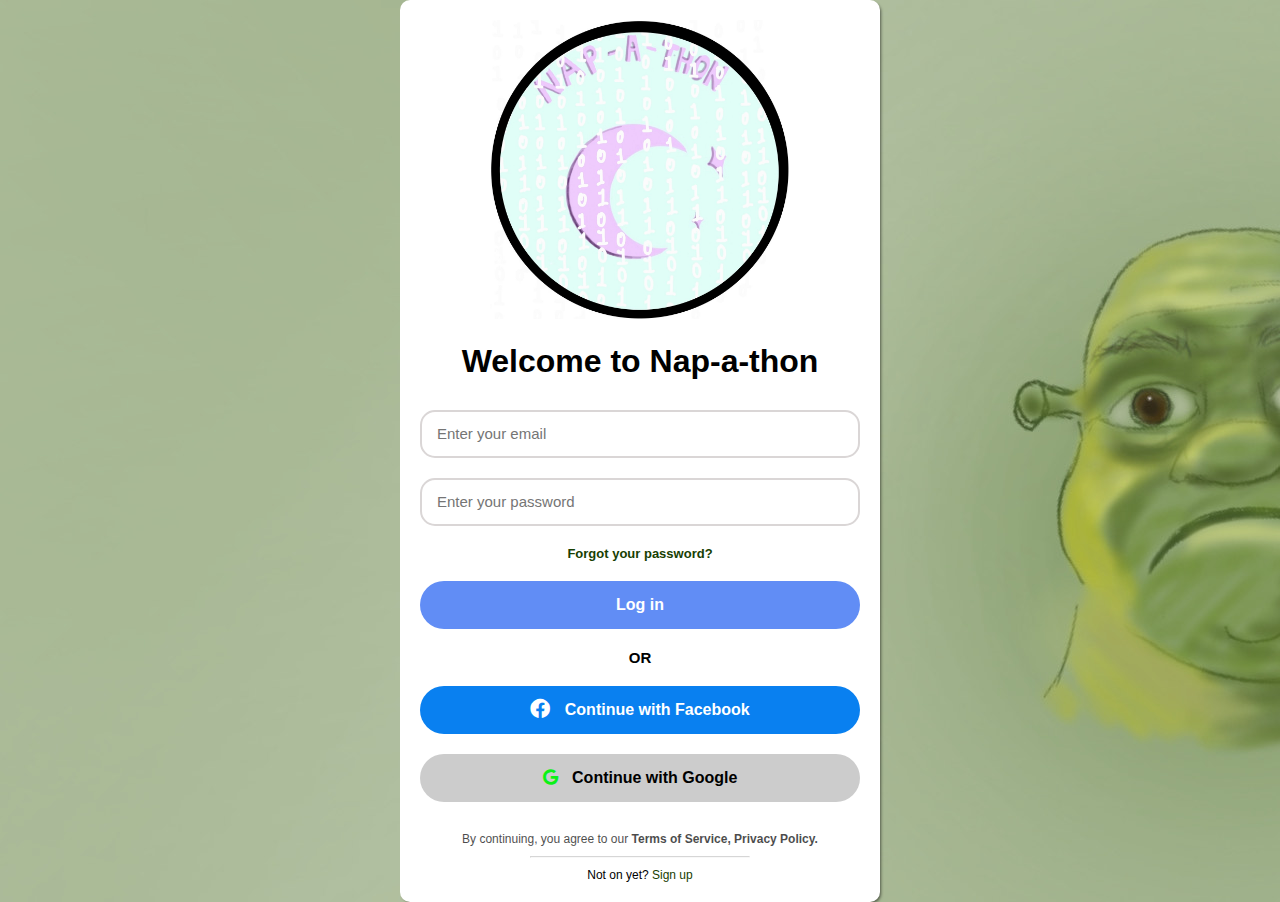
<file: index.html>
<!DOCTYPE html>
<html lang="en">

<head>
  <meta name="viewport" content="width=device-width, initial-scale=1.0">
  <meta charset="UTF-8">
  <title>Nap-a-thon</title>
  <link href="style.css" rel="stylesheet" type="text/css" />
  <!-- Add Font Awesome for icons -->
  <link rel="stylesheet" href="https://cdnjs.cloudflare.com/ajax/libs/font-awesome/6.0.0/css/all.min.css">
</head>

<body>
  <div class="container">
    <main class="content">
      <header>
        <img src="IMG_1253.jpeg" alt="Nap-a-thon Logo" width="5" height="5" />
        <h1>Welcome to Nap-a-thon</h1>
      </header>

      <form id="login-form">
        <input type="email" placeholder="Enter your email" class="detail" aria-label="Email" required /><br />
        <input type="password" placeholder="Enter your password" class="detail" aria-label="Password" required />
        <a href="#" class="forgot-password">Forgot your password?</a>

        <!-- Error message placeholder -->
        <p id="error-message" style="color: red; display: none;">Account does not exist.</p>

        <button type="submit" class="btn int">Log in</button>
        <p class="or">OR</p>
        <button type="button" class="btn fbk" aria-label="Continue with Facebook">
          <i class="fab fa-facebook fa-lg" style="color: white; padding-right: 10px;"></i>
          Continue with Facebook
        </button><br />
        <button type="button" class="btn ggl" aria-label="Continue with Google">
          <i class="fab fa-google" style="color: rgb(11, 241, 22); padding-right: 10px;"></i>
          Continue with Google
        </button>
      </form>

      <footer>
        <p>
          By continuing, you agree to our <strong>Terms of Service, Privacy Policy.</strong>
        </p>
        <hr />
        <p>Not on yet? <a href="index2.html">Sign up</a></p>
      </footer>
    </main>
  </div>

  <script>
    // Form submission handler
    document.getElementById('login-form').addEventListener('submit', function (event) {
      event.preventDefault();
      const email = document.querySelector('input[type="email"]').value;
      const password = document.querySelector('input[type="password"]').value;
      const errorMessage = document.getElementById('error-message');

      // Simulate account validation
      const validAccounts = [
        { email: "user@example.com", password: "password123" },
        { email: "test@example.com", password: "test123" }
      ];

      const accountExists = validAccounts.some(account => account.email === email && account.password === password);

      if (accountExists) {
        // Successful login
        alert(`Logged in successfully!\nEmail: ${email}`);
        errorMessage.style.display = 'none'; // Hide error message
      } else {
        // Account does not exist
        errorMessage.style.display = 'block'; // Show error message
      }
    });
  </script>
</body>

</html>
</file>
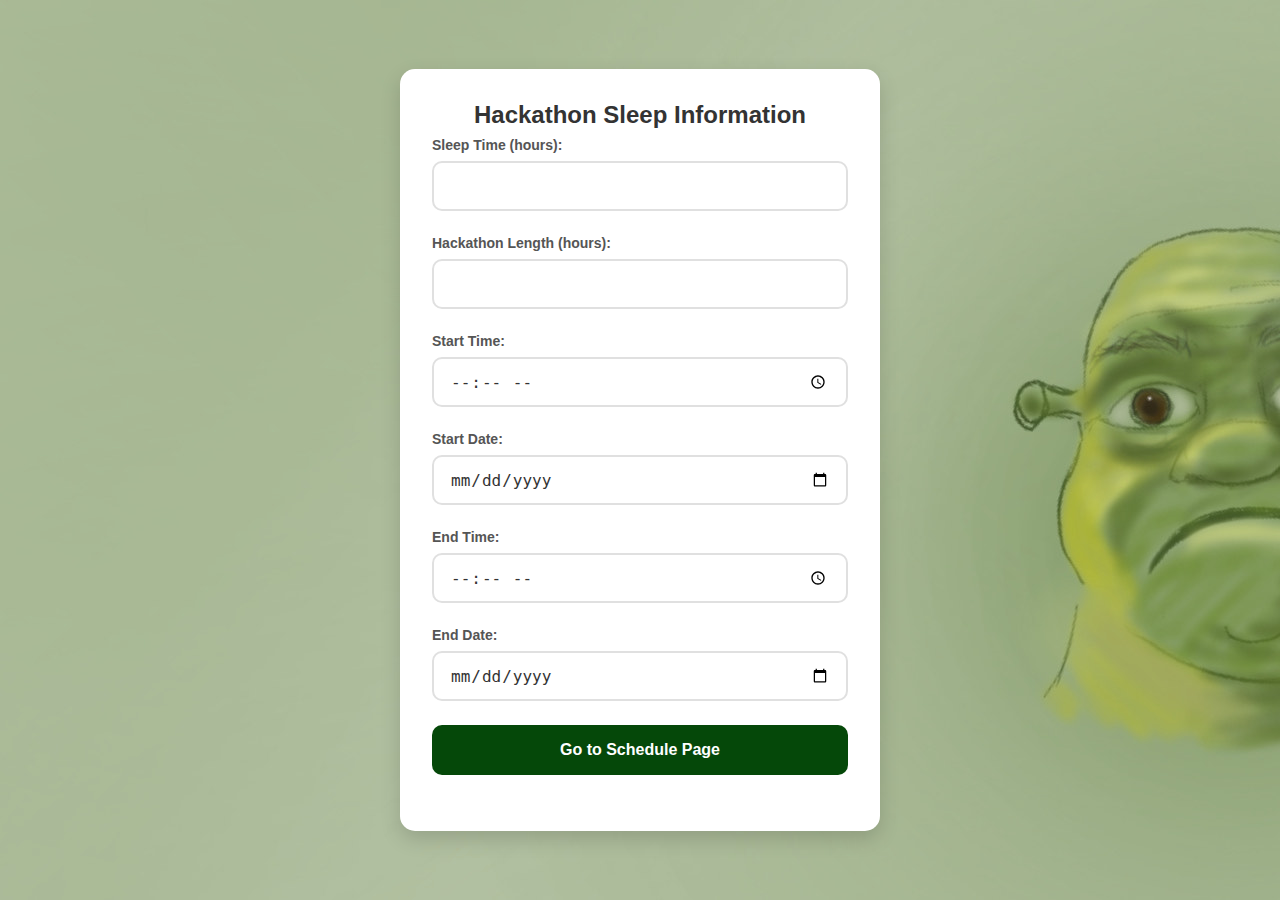
<file: index3.html>
<!DOCTYPE html>
<html lang="en">

<head>
  <meta name="viewport" content="width=device-width, initial-scale=1.0">
  <meta charset="UTF-8">
  <title>Nap-a-thon</title>
  <link href="style3.css" rel="stylesheet" type="text/css" />
  <!-- Add Font Awesome for icons -->
  <link rel="stylesheet" href="https://cdnjs.cloudflare.com/ajax/libs/font-awesome/6.0.0/css/all.min.css">
</head>

<body>
  <div class="container">
    <div class="content">
      <header>
        <h2>Hackathon Sleep Information</h2>
      </header>

      <form id="hackathon-form">
        <!-- Sleep Time -->
        <div class="form-group">
          <label for="sleep-time">Sleep Time (hours):</label>
          <input type="number" id="sleep-time" name="slptime" min="0" max="24" required>
        </div>

        <!-- Hackathon Length -->
        <div class="form-group">
          <label for="hackathon-length">Hackathon Length (hours):</label>
          <input type="number" id="hackathon-length" name="hcktime" min="10" max="48" required>
        </div>

        <!-- Start Time -->
        <div class="form-group">
          <label for="start-time">Start Time:</label>
          <input type="time" id="start-time" name="stime" required>
        </div>

        <!-- Start Date -->
        <div class="form-group">
          <label for="start-date">Start Date:</label>
          <input type="date" id="start-date" name="stdate" required>
        </div>

        <!-- End Time -->
        <div class="form-group">
          <label for="end-time">End Time:</label>
          <input type="time" id="end-time" name="etime" required>
        </div>

        <!-- End Date -->
        <div class="form-group">
          <label for="end-date">End Date:</label>
          <input type="date" id="end-date" name="edate" required>
        </div>

        <!-- Submit Button -->
        <div class="form-group">
          <button type="submit" class="btn int">Go to Schedule Page</button>
        </div>
      </form>
    </div>
  </div>

  <script>
    // Form submission handler
    document.getElementById('hackathon-form').addEventListener('submit', function (event) {
      event.preventDefault();

      // Get form values
      const sleepTime = document.getElementById('sleep-time').value;
      const hackathonLength = document.getElementById('hackathon-length').value;
      const startTime = document.getElementById('start-time').value;
      const startDate = document.getElementById('start-date').value;
      const endTime = document.getElementById('end-time').value;
      const endDate = document.getElementById('end-date').value;

      // Store data in localStorage
      localStorage.setItem('sleepTime', sleepTime);
      localStorage.setItem('hackathonLength', hackathonLength);
      localStorage.setItem('startTime', startTime);
      localStorage.setItem('startDate', startDate);
      localStorage.setItem('endTime', endTime);
      localStorage.setItem('endDate', endDate);

      // Redirect to schedule page
      window.location.href = 'index5.html';
    });
  </script>
</body>

</html>
</file>
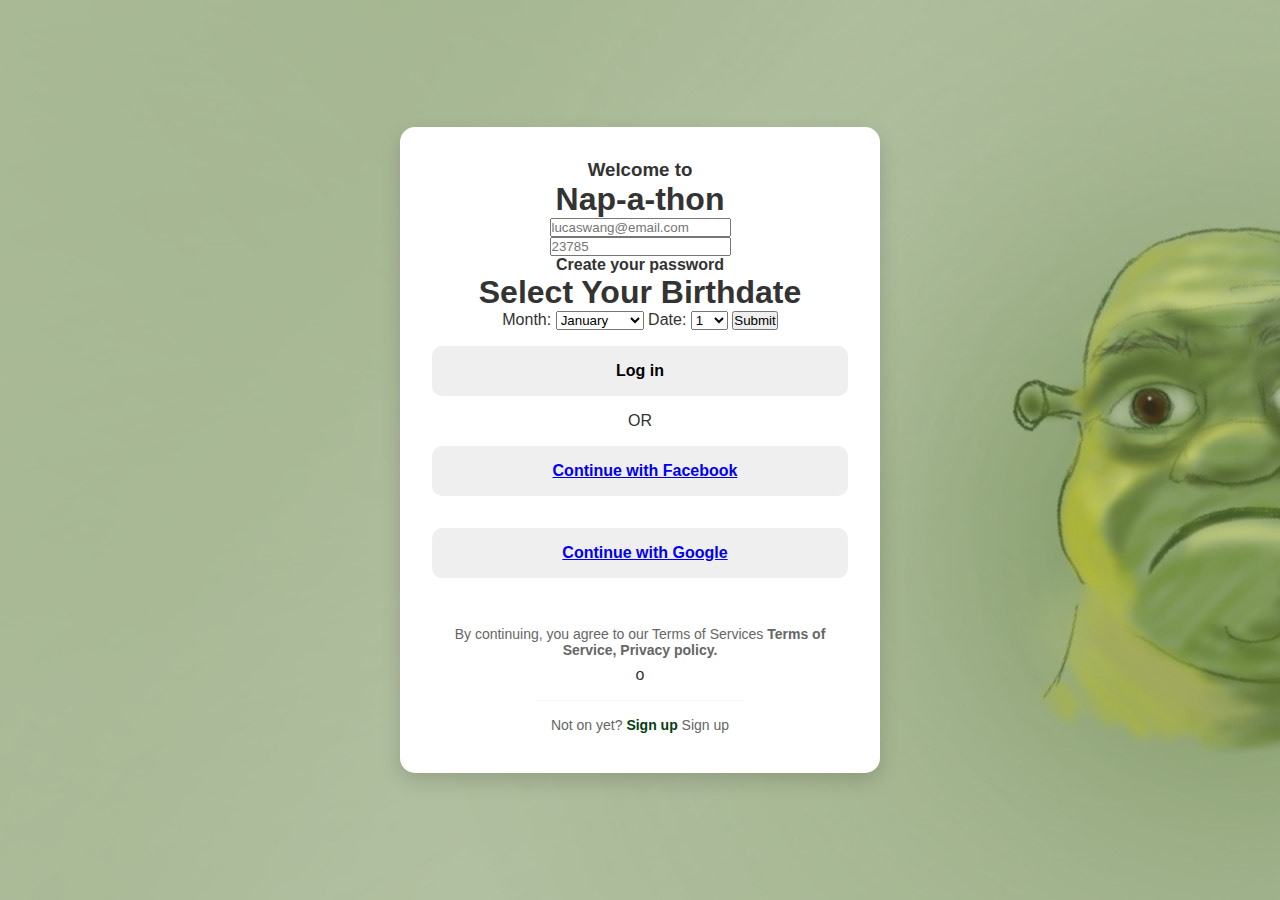
<file: index4.html>
<!DOCTYPE html>
<html>

<head>
  <meta name="viewport" content="width=device-width">
  <meta charset="UTF-8">
  <title>Nap-a-thon</title>
  <link href = "style2.css" rel="stylesheet" type="text/css" />
</head>

<body>
<div class="container">
  <div class="content">
    <!-- <img src="" alt="pin logo" class="img1" /> -->
    <h3>Welcome to<h3>
    <h1>Nap-a-thon</h1>

    <input type="email" placeholder="lucaswang@email.com" class="detail" /><br />
    <input type="password" placeholder="23785" class="detail" />

    <h4>Create your password </h4>
    <h1>Select Your Birthdate</h1>

    <form>
        <label for="month">Month:</label>
        <select id="month" name="month">
            <option value="1">January</option>
            <option value="2">February</option>
            <option value="3">March</option>
            <option value="4">April</option>
            <option value="5">May</option>
            <option value="6">June</option>
            <option value="7">July</option>
            <option value="8">August</option>
            <option value="9">September</option>
            <option value="10">October</option>
            <option value="11">November</option>
            <option value="12">December</option>
        </select>

        <label for="date">Date:</label>
        <select id="date" name="date">
            <!-- Dates will be populated dynamically based on the selected month -->
        </select>

        <button type="button" onclick="submitBirthdate()">Submit</button>
    </form>

    <script>
        const monthSelect = document.getElementById('month');
        const dateSelect = document.getElementById('date');

        // Function to populate dates based on the selected month
        function populateDates(month) {
            dateSelect.innerHTML = ''; // Clear existing options

            let daysInMonth;
            if (month === '2') {
                daysInMonth = 29; // Assuming leap year for simplicity
            } else if (['4', '6', '9', '11'].includes(month)) {
                daysInMonth = 30;
            } else {
                daysInMonth = 31;
            }

            for (let i = 1; i <= daysInMonth; i++) {
                const option = document.createElement('option');
                option.value = i;
                option.textContent = i;
                dateSelect.appendChild(option);
            }
        }

        // Initial population of dates based on the default selected month
        populateDates(monthSelect.value);

        // Event listener to update dates when the month changes
        monthSelect.addEventListener('change', function() {
            populateDates(this.value);
        });

        // Function to handle form submission
        function submitBirthdate() {
            const selectedMonth = monthSelect.options[monthSelect.selectedIndex].text;
            const selectedDate = dateSelect.value;
            alert(`You selected: ${selectedMonth} ${selectedDate}`);
        }
    </script>

    <button class="btn int">Log in</button>
    <p class="or">OR</p>
    <button class="btn fbk">
      <i 
        class="fab fa-facebook fa-lg"
        style="color: white; padding-right: 10px"
      ></i
      ><a href="#">Continue with Facebook</a></button
    ><br />
    <button class="btn ggl">
      <i
        class="fab fa-google"
        style="color: rgb(11, 241, 22); padding-right: 10px"
      ></i
      ><a href="#">Continue with Google</a>
    </button>

    <footer>
      <p>
        By continuing, you agree to our Terms of Services
        <b>Terms of Service, Privacy policy.</b>
      </p>o
      <hr />
      <p>Not on  yet? <a href="index2.html">Sign up </a> Sign up</p>
    </footer>
  </div>
  <script src = "script.js"></script>
</body>
</file>
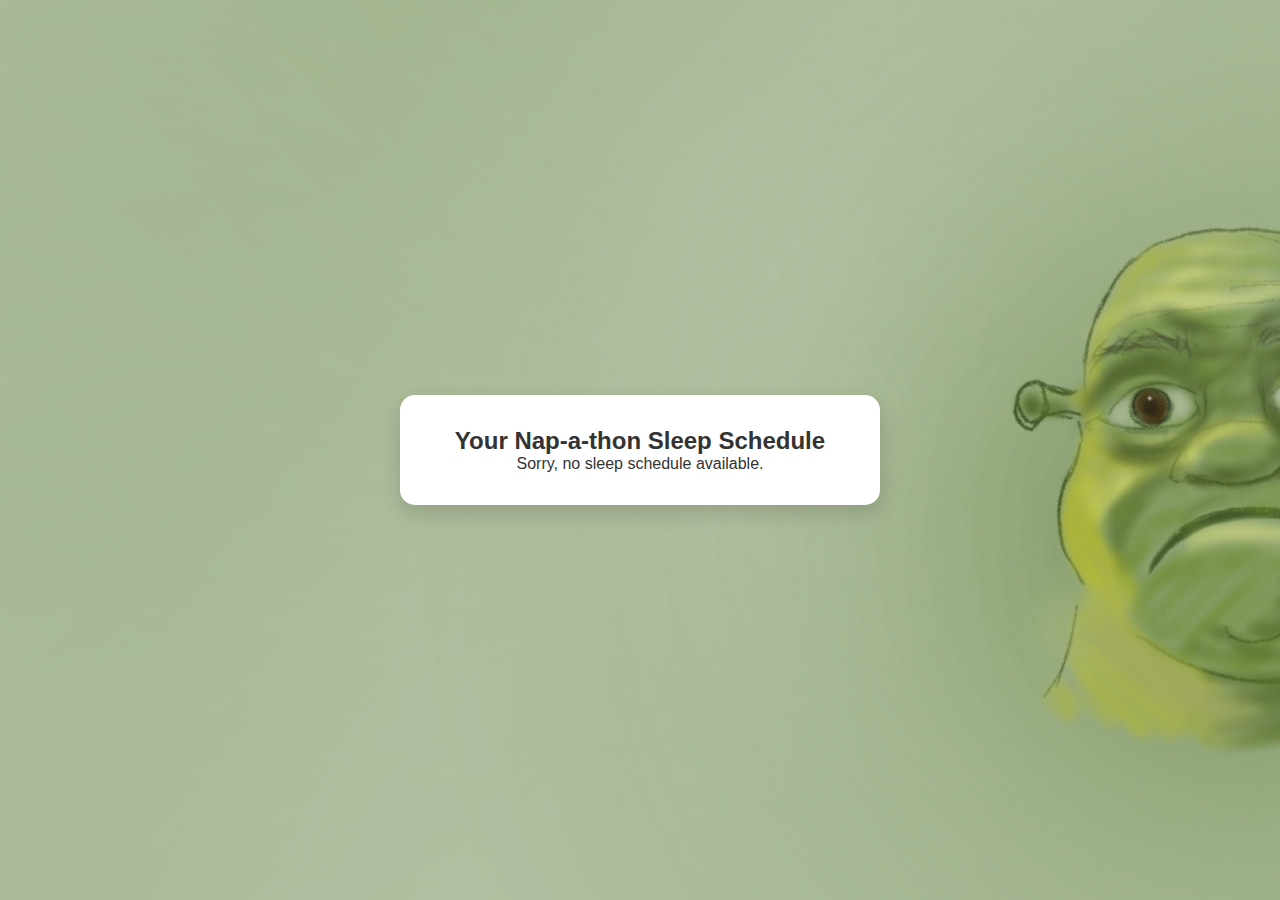
<file: index5.html>
<!DOCTYPE html>
<html lang="en">
<head>
  <meta charset="UTF-8">
  <meta name="viewport" content="width=device-width">
  <title>Sleep Schedule</title>
  <link href="style2.css" rel="stylesheet" type="text/css">
</head>

<body>
  <div class="container">
    <div class="content">
      <h2>Your Nap-a-thon Sleep Schedule</h2>

      <!-- Displaying the sleep schedule -->
      <p id="sleepSchedule"></p>
    </div>
  </div>

  <script>
    // Get the query parameter 'sleepTime' from the URL
    const urlParams = new URLSearchParams(window.location.search);
    const sleepTime = urlParams.get('sleepTime');

    // Display the sleep schedule if the sleepTime parameter is present
    if (sleepTime) {
      document.getElementById("sleepSchedule").textContent = `You should start sleeping at: ${sleepTime}`;
    } else {
      document.getElementById("sleepSchedule").textContent = "Sorry, no sleep schedule available.";
    }
  </script>
</body>
</html>
</file>
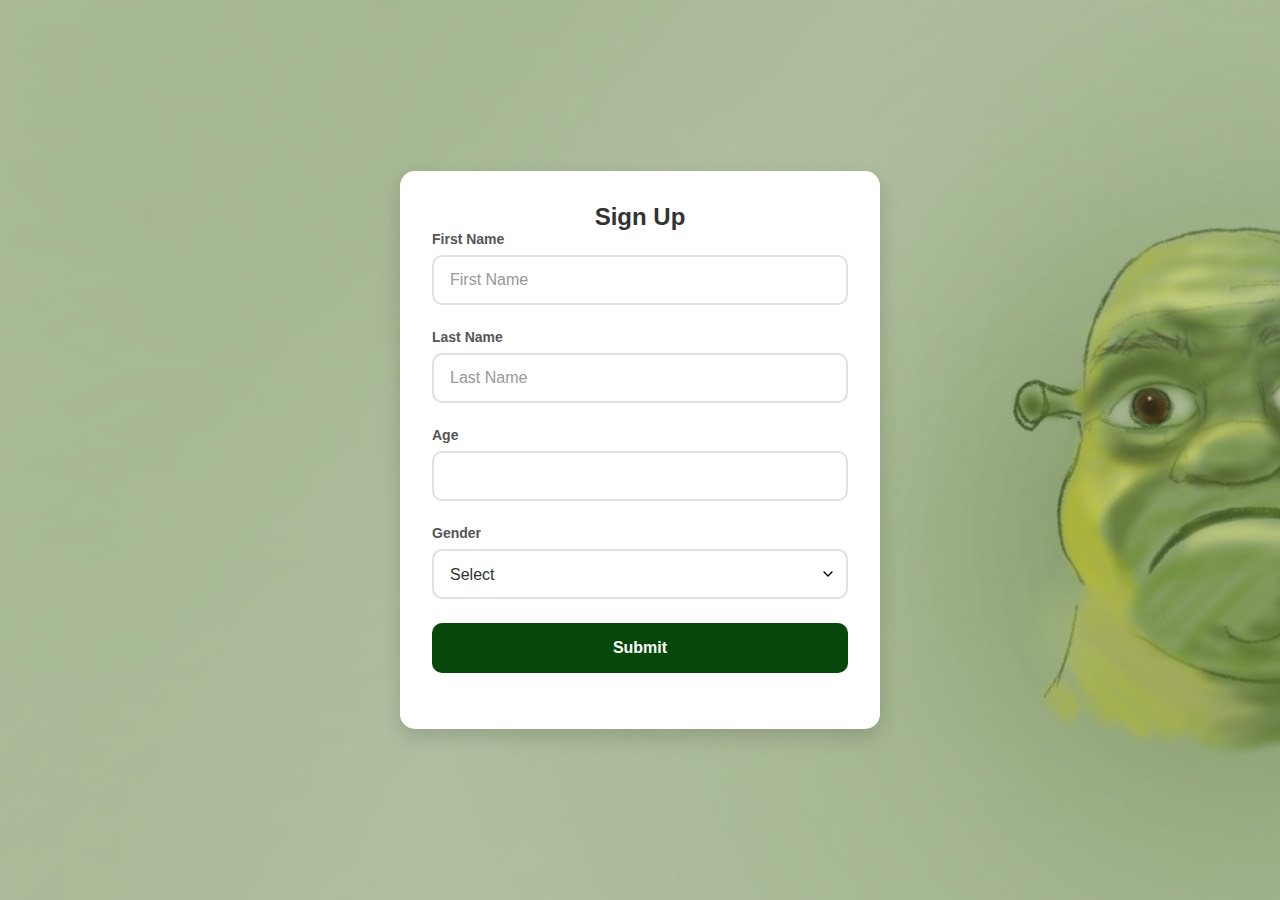
<file: index6.html>
<!DOCTYPE html>
<html lang="en">

<head>
  <meta name="viewport" content="width=device-width, initial-scale=1.0">
  <meta charset="UTF-8">
  <title>Nap-a-thon</title>
  <link href="style3.css" rel="stylesheet" type="text/css" />
  <!-- Add Font Awesome for icons -->
  <link rel="stylesheet" href="https://cdnjs.cloudflare.com/ajax/libs/font-awesome/6.0.0/css/all.min.css">
</head>

<body>
  <div class="container">
    <div class="content">
      <form id="signup-form">
        <h2>Sign Up</h2>
        <!-- First Name -->
        <div class="form-group">
          <label for="first-name">First Name</label>
          <input type="text" id="first-name" name="fn" placeholder="First Name" required>
        </div>

        <!-- Last Name -->
        <div class="form-group">
          <label for="last-name">Last Name</label>
          <input type="text" id="last-name" name="ln" placeholder="Last Name" required>
        </div>

        <!-- Age -->
        <div class="form-group">
          <label for="age">Age</label>
          <input type="number" id="age" name="age" min="1" max="100" required>
        </div>

        <!-- Gender -->
        <div class="form-group">
          <label for="gender">Gender</label>
          <select id="gender" name="gender" required>
            <option value="">Select</option>
            <option value="F">Female</option>
            <option value="M">Male</option>
            <option value="O">Other</option>
            <option value="NS">Prefer not to specify</option>
          </select>
        </div>

        <!-- Submit Button -->
        <div class="form-group">
          <button type="submit" class="btn int">Submit</button>
        </div>
      </form>
    </div>
  </div>

  <script>
    // Form submission handler
    document.getElementById('signup-form').addEventListener('submit', function (event) {
      event.preventDefault();
      alert('Thank you for signing up!');
      window.location.href = 'index3.html'; // Redirect to index3.html
    });
  </script>
</body>

</html>
</file>
<file: style.css>
* {
  margin: 0;
  padding: 0;
  box-sizing: border-box;
}

body {
  background-color: #184002;
  background-image: url(Our\ backgorund.jpeg);
  font-family: Arial, Helvetica, sans-serif;
  display: flex;
  justify-content: center;
  align-items: center;
  min-height: 100vh;
}

.container {
  background-color: #ffffff;
  width: 100%;
  max-width: 480px;
  padding: 20px;
  border-radius: 10px;
  box-shadow: 2px 2px 3px -1px rgba(0, 0, 0, 0.5);
}

.content {
  text-align: center;
}

header img {
  width: 100%;
  max-width: 300px;
  height: auto;
}

h1 {
  font-size: 32px;
  font-weight: 700;
  margin: 20px 0;
}

.detail {
  width: 100%;
  height: 48px;
  margin: 10px 0;
  padding: 15px;
  font-size: 15px;
  color: gray;
  border: 2px solid rgb(218, 214, 214);
  border-radius: 15px;
}

.detail:focus {
  box-shadow: 0px -7px 3px -2px rgba(15, 91, 231, 0.4),
    0px 7px 3px -2px rgba(15, 91, 231, 0.4),
    7px 0px 3px -2px rgba(15, 91, 231, 0.4),
    -7px 0px 3px -2px rgba(15, 91, 231, 0.4);
  outline: none;
}

.forgot-password {
  display: block;
  font-size: 13px;
  font-weight: 700;
  color: #184002;
  text-decoration: none;
  margin: 10px 0;
}

.forgot-password:hover {
  text-decoration: underline;
}

.btn {
  width: 100%;
  height: 48px;
  border: none;
  border-radius: 24px;
  font-size: 16px;
  font-weight: 700;
  margin: 10px 0;
  cursor: pointer;
  transition: background-color 0.3s ease;
}

.int {
  background-color: #618df5;
  color: white;
}

.int:hover {
  background-color: #7075ff;
}

.or {
  font-size: 15px;
  font-weight: 700;
  margin: 10px 0;
}

.fbk {
  background-color: rgb(9, 128, 240);
  color: white;
}

.fbk:hover {
  background-color: rgb(8, 110, 206);
}

.ggl {
  background-color: #ccc;
  color: black;
}

.ggl:hover {
  background-color: #a0a0a0;
}

footer {
  margin-top: 20px;
}

footer p {
  font-size: 12px;
  opacity: 0.7;
}

footer p:last-child {
  opacity: 1;
}

footer a {
  color: #184002;
  text-decoration: none;
}

footer a:hover {
  text-decoration: underline;
}

hr {
  width: 50%;
  opacity: 0.4;
  margin: 10px auto;
}

/* Responsive Design */
@media (max-width: 600px) {
  .container {
    width: 90%;
    padding: 15px;
  }

  h1 {
    font-size: 28px;
  }

  .detail {
    height: 40px;
    font-size: 14px;
  }
}
</file>
<file: style3.css>
* {
  margin: 0;
  padding: 0;
  box-sizing: border-box;
}

body {
  background-image: url(Our\ backgorund.jpeg);
  font-family: 'Segoe UI', Tahoma, Geneva, Verdana, sans-serif;
  display: flex;
  justify-content: center;
  align-items: center;
  min-height: 100vh;
  color: #333;
}

.container {
  background-color: white;
  width: 100%;
  max-width: 480px;
  padding: 2rem;
  border-radius: 15px;
  box-shadow: 0 8px 20px rgba(0, 0, 0, 0.15);
}

.content {
  text-align: center;
}

header h2 {
  font-size: 1.5rem;
  font-weight: 600;
  color: #333;
  margin-bottom: 0.5rem;
}

header h1 {
  font-size: 2.5rem;
  font-weight: 700;
  color: #036313; /* Red text */
  margin-bottom: 1.5rem;
}

/* Form Input Styling */
.form-group {
  margin-bottom: 1.5rem;
  text-align: left;
}

.form-group label {
  display: block;
  font-size: 0.875rem;
  font-weight: 600;
  color: #555;
  margin-bottom: 0.5rem;
}

.form-group input,
.form-group select {
  width: 100%;
  height: 50px;
  padding: 0.75rem 1rem;
  font-size: 1rem;
  color: #333;
  border: 2px solid #e0e0e0;
  border-radius: 10px;
  outline: none;
  transition: border-color 0.3s ease, box-shadow 0.3s ease;
}

.form-group input:focus,
.form-group select:focus {
  border-color: #04620f; /* Red border on focus */
  box-shadow: 0 0 8px rgba(243, 13, 25, 0.3); /* Subtle red shadow on focus */
}

.form-group input::placeholder {
  color: #999;
}

.form-group select {
  appearance: none;
  background: url("data:image/svg+xml;charset=UTF-8,%3csvg xmlns='http://www.w3.org/2000/svg' viewBox='0 0 24 24' fill='none' stroke='currentColor' stroke-width='2' stroke-linecap='round' stroke-linejoin='round'%3e%3cpolyline points='6 9 12 15 18 9'%3e%3c/polyline%3e%3c/svg%3e") no-repeat right 10px center;
  background-size: 16px;
}

.help-text {
  display: block;
  font-size: 0.75rem;
  color: #777;
  margin-top: 0.5rem;
}

/* Button Styling */
.btn {
  width: 100%;
  height: 50px;
  border: none;
  border-radius: 10px;
  font-size: 1rem;
  font-weight: 700;
  color: white;
  background-color: #054809; /* Red button */
  cursor: pointer;
  transition: background-color 0.3s ease, transform 0.2s ease;
}

.btn:hover {
  background-color: #0ba832; /* Darker red on hover */
  transform: translateY(-2px); /* Slight lift on hover */
}

.btn:active {
  transform: translateY(0); /* Reset on click */
}

/* Responsive Design */
@media (max-width: 600px) {
  .container {
    width: 90%;
    padding: 1.5rem;
  }

  header h1 {
    font-size: 2rem;
  }

  header h2 {
    font-size: 1.25rem;
  }

  .form-group input,
  .form-group select {
    height: 45px;
    font-size: 0.875rem;
  }

  .btn {
    height: 45px;
    font-size: 0.875rem;
  }
}
</file>
<file: style2.css>
* {
  margin: 0;
  padding: 0;
  box-sizing: border-box;
}

body {
  background-image: url(Our\ backgorund.jpeg);
  font-family: 'Segoe UI', Tahoma, Geneva, Verdana, sans-serif;
  display: flex;
  justify-content: center;
  align-items: center;
  min-height: 100vh;
  color: #333;
}

.container {
  background-color: white;
  width: 100%;
  max-width: 480px;
  padding: 2rem;
  border-radius: 15px;
  box-shadow: 0 8px 20px rgba(0, 0, 0, 0.15);
}

.content {
  text-align: center;
}

header h3 {
  font-size: 1.5rem;
  font-weight: 600;
  color: #666;
  margin-bottom: 0.5rem;
}

header h1 {
  font-size: 2.5rem;
  font-weight: 700;
  color: #043e0e; /* Dark green text */
  margin-bottom: 1.5rem;
}

/* Form Input Styling */
.form-group {
  margin-bottom: 1.5rem;
  text-align: left;
}

.form-input {
  width: 100%;
  height: 50px;
  padding: 0.75rem 1rem;
  font-size: 1rem;
  color: #555;
  border: 2px solid #e0e0e0;
  border-radius: 10px;
  transition: border-color 0.3s ease, box-shadow 0.3s ease;
}

.form-input:focus {
  border-color: #043e0e; /* Dark green border on focus */
  box-shadow: 0 0 8px rgba(4, 62, 14, 0.3); /* Subtle green shadow on focus */
  outline: none;
}

.help-text {
  display: block;
  font-size: 0.875rem;
  color: #777;
  margin-top: 0.5rem;
}

/* Button Styling */
.btn {
  width: 100%;
  height: 50px;
  border: none;
  border-radius: 10px;
  font-size: 1rem;
  font-weight: 700;
  margin: 1rem 0;
  cursor: pointer;
  transition: background-color 0.3s ease, transform 0.2s ease;
}

.btn:active {
  transform: scale(0.98); /* Slight scale-down on click */
}

.btn-primary {
  background-color: #043e0e; /* Dark green button */
  color: white;
}

.btn-primary:hover {
  background-color: #0f9518; /* Lighter green on hover */
}

/* Footer Styling */
footer {
  margin-top: 2rem;
  text-align: center;
}

footer p {
  font-size: 0.875rem;
  color: #666;
  margin-bottom: 0.5rem;
}

footer p:last-child {
  opacity: 1;
}

footer a {
  color: #043e0e; /* Dark green link */
  text-decoration: none;
  font-weight: 600;
  transition: color 0.3s ease;
}

footer a:hover {
  color: #d00c16; /* Red on hover */
  text-decoration: underline;
}

hr {
  width: 50%;
  opacity: 0.3;
  margin: 1rem auto;
  border: 0;
  border-top: 1px solid #ddd;
}

/* Responsive Design */
@media (max-width: 600px) {
  .container {
    width: 90%;
    padding: 1.5rem;
  }

  header h1 {
    font-size: 2rem;
  }

  header h3 {
    font-size: 1.25rem;
  }

  .form-input {
    height: 45px;
    font-size: 0.875rem;
  }

  .btn {
    height: 45px;
    font-size: 0.875rem;
  }

  footer p {
    font-size: 0.75rem;
  }
}
</file>
